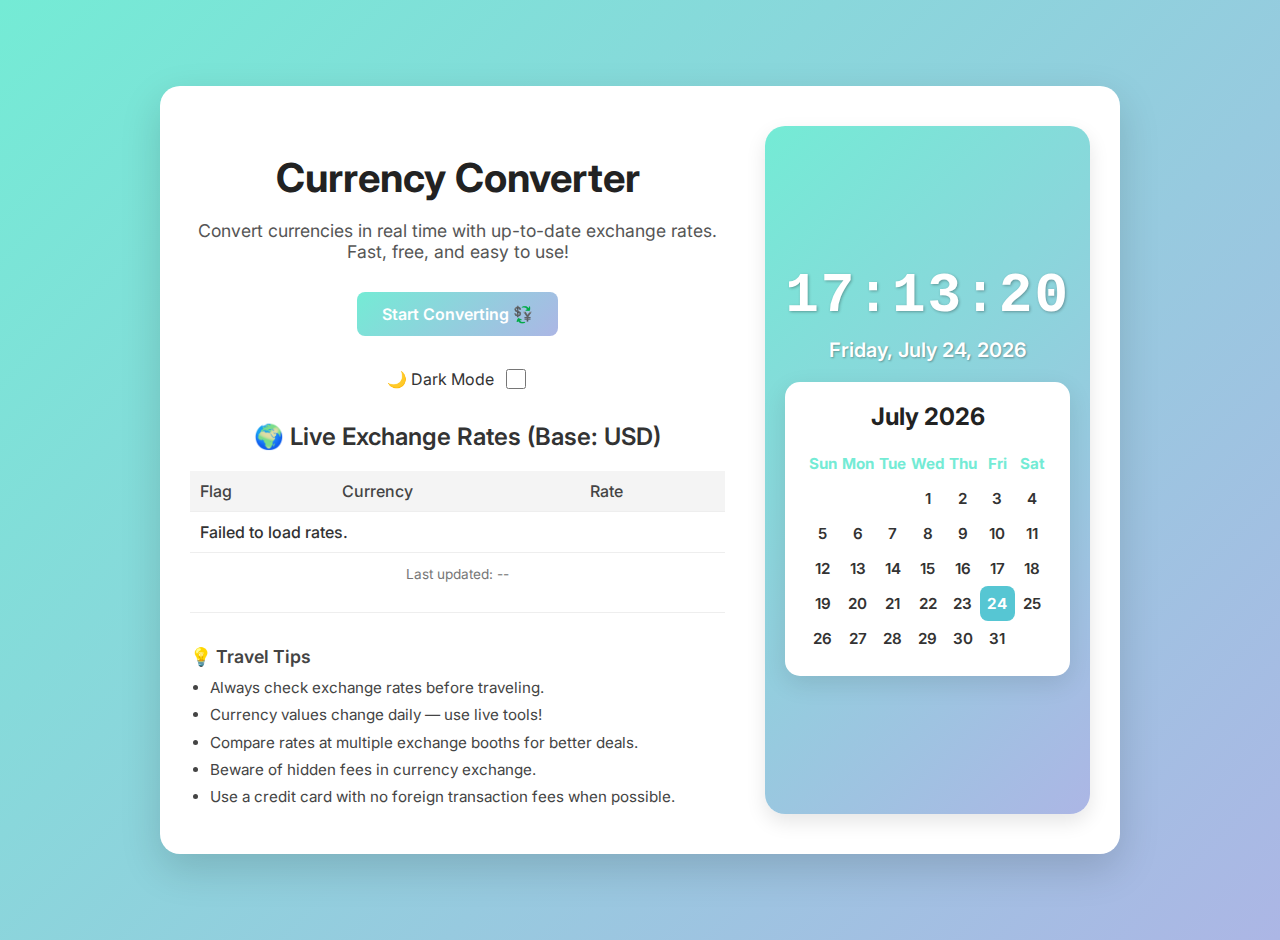
<file: index.html>
<!DOCTYPE html>
<html lang="en">
<head>
  <meta charset="UTF-8" />
  <title>Welcome | Currency Converter</title>
  <link href="https://fonts.googleapis.com/css2?family=Inter:wght@400;600&display=swap" rel="stylesheet" />
  <style>
    /* Base styles */
    body {
      margin: 0;
      font-family: 'Inter', sans-serif;
      background: linear-gradient(135deg, #74ebd5, #ACB6E5);
      display: flex;
      justify-content: center;
      align-items: center;
      min-height: 100vh;
      color: #333;
      transition: background 0.3s ease, color 0.3s ease;
      padding: 20px;
    }

    .homepage-wrapper {
      background-color: white;
      border-radius: 20px;
      box-shadow: 0 15px 40px rgba(0, 0, 0, 0.15);
      max-width: 900px;
      width: 100%;
      display: flex;
      gap: 40px;
      padding: 40px 30px;
      animation: fadeIn 1s ease;
      color: #333;
    }

    /* Left Content */
    .homepage-left {
      flex: 2;
      text-align: center;
    }

    .homepage-left h1 {
      font-size: 2.5rem;
      margin-bottom: 15px;
      color: #222;
    }

    .homepage-left p.intro {
      font-size: 1.1rem;
      color: #555;
      margin-bottom: 30px;
    }

    a.button {
      display: inline-block;
      padding: 12px 25px;
      font-size: 1rem;
      font-weight: 600;
      background: linear-gradient(135deg, #74ebd5, #ACB6E5);
      color: white;
      border-radius: 8px;
      text-decoration: none;
      transition: background 0.3s ease;
      margin-bottom: 30px;
    }

    a.button:hover {
      background: linear-gradient(135deg, #56c6d3, #8a9bcf);
    }

    /* Exchange rates table */
    h2 {
      margin-top: 0;
      color: #333;
      font-weight: 600;
    }

    .rate-table {
      width: 100%;
      border-collapse: collapse;
      margin: 15px 0 10px;
    }

    .rate-table th,
    .rate-table td {
      padding: 10px;
      border-bottom: 1px solid #eee;
      text-align: left;
      font-weight: 500;
      font-size: 1rem;
    }

    .rate-table th {
      background-color: #f4f4f4;
      color: #444;
    }

    .rate-table img {
      width: 28px;
      height: 20px;
      vertical-align: middle;
      margin-right: 10px;
      border-radius: 3px;
      box-shadow: 0 0 3px rgba(0,0,0,0.15);
    }

    #last-updated {
      font-size: 0.85rem;
      color: #777;
      margin-bottom: 25px;
    }

    /* Tips section */
    .tips-section {
      text-align: left;
      font-size: 0.95rem;
      color: #444;
      margin-top: 30px;
      padding-top: 15px;
      border-top: 1px solid #eee;
    }

    .tips-section h3 {
      font-weight: 600;
      margin-bottom: 10px;
    }

    .tips-section ul {
      padding-left: 20px;
      margin: 0;
    }

    .tips-section li {
      margin-bottom: 6px;
      line-height: 1.4;
    }

    /* Right Content: Clock & Calendar */
    .homepage-right {
      flex: 1;
      background: linear-gradient(135deg, #74ebd5, #ACB6E5);
      border-radius: 20px;
      padding: 25px 20px;
      color: white;
      box-shadow: 0 8px 20px rgba(0,0,0,0.1);
      display: flex;
      flex-direction: column;
      align-items: center;
      justify-content: center;
      font-weight: 600;
      user-select: none;
    }

    .clock {
      font-size: 3.5rem;
      font-weight: 700;
      letter-spacing: 2px;
      margin-bottom: 10px;
      font-family: 'Courier New', Courier, monospace;
      text-shadow: 1px 1px 3px rgba(0,0,0,0.3);
    }

    .date {
      font-size: 1.25rem;
      margin-bottom: 20px;
      text-shadow: 1px 1px 2px rgba(0,0,0,0.3);
    }

    .calendar {
      width: 100%;
      background: white;
      color: #333;
      border-radius: 15px;
      padding: 20px;
      box-sizing: border-box;
      box-shadow: 0 8px 25px rgba(0,0,0,0.1);
    }

    .calendar h3 {
      text-align: center;
      margin: 0 0 15px;
      font-weight: 700;
      font-size: 1.5rem;
      color: #222;
    }

    .calendar table {
      width: 100%;
      border-collapse: collapse;
      table-layout: fixed;
    }

    .calendar th,
    .calendar td {
      text-align: center;
      padding: 8px 0;
      border-radius: 6px;
      cursor: default;
      font-weight: 600;
      font-size: 0.95rem;
      user-select: none;
    }

    .calendar th {
      color: #74ebd5;
      font-weight: 700;
    }

    .calendar td:hover:not(.empty):not(.today) {
      background-color: #74ebd5;
      color: white;
      transition: background-color 0.3s ease;
    }

    .calendar .today {
      background-color: #56c6d3;
      color: white;
      font-weight: 700;
      border-radius: 8px;
    }

    /* Dark Mode Styles */
    body.dark-theme {
      background: #121212;
      color: #ddd;
    }

    body.dark-theme .homepage-wrapper {
      background: #1f1f1f;
      box-shadow: 0 15px 40px rgba(0, 0, 0, 0.7);
      color: #eee;
    }

    body.dark-theme .rate-table th {
      background-color: #333;
      color: #ccc;
    }

    body.dark-theme .rate-table td {
      border-color: #444;
    }

    body.dark-theme a.button {
      background: linear-gradient(135deg, #56c6d3, #8a9bcf);
      color: white;
    }

    body.dark-theme a.button:hover {
      background: linear-gradient(135deg, #74ebd5, #ACB6E5);
    }

    body.dark-theme #last-updated,
    body.dark-theme .tips-section {
      color: #bbb;
    }

    body.dark-theme .homepage-right {
      background: #222;
      color: #ddd;
      box-shadow: 0 8px 20px rgba(0,0,0,0.6);
    }

    body.dark-theme .calendar {
      background: #2b2b2b;
      color: #ddd;
      box-shadow: 0 8px 25px rgba(0,0,0,0.5);
    }

    body.dark-theme .calendar th {
      color: #56c6d3;
    }

    /* Dark mode toggle */
    .toggle-container {
      margin-bottom: 30px;
      display: flex;
      justify-content: center;
      align-items: center;
      gap: 8px;
      font-size: 1rem;
      user-select: none;
    }

    .toggle-container input[type="checkbox"] {
      width: 20px;
      height: 20px;
      cursor: pointer;
    }

    /* Animations */
    @keyframes fadeIn {
      from {
        opacity: 0;
        transform: translateY(30px);
      }
      to {
        opacity: 1;
        transform: translateY(0);
      }
    }

    /* Responsive */
    @media (max-width: 850px) {
      .homepage-wrapper {
        flex-direction: column;
        padding: 30px 20px;
        max-width: 450px;
      }
      .homepage-right {
        margin-top: 30px;
        width: 100%;
        flex: none;
      }
    }

    @media (max-width: 400px) {
      .homepage-left h1 {
        font-size: 2rem;
      }

      .homepage-left p.intro {
        font-size: 1rem;
      }

      .clock {
        font-size: 3rem;
      }

      .calendar h3 {
        font-size: 1.3rem;
      }
    }
  </style>
</head>
<body>
  <div class="homepage-wrapper">
    <div class="homepage-left">
      <h1>Currency Converter</h1>
      <p class="intro">Convert currencies in real time with up-to-date exchange rates. Fast, free, and easy to use!</p>
      <a href="currency.html" class="button">Start Converting 💱</a>

      <div class="toggle-container">
        <label for="toggle-theme">🌙 Dark Mode</label>
        <input type="checkbox" id="toggle-theme" />
      </div>

      <h2>🌍 Live Exchange Rates (Base: USD)</h2>
      <table class="rate-table" aria-label="Live currency exchange rates">
        <thead>
          <tr><th>Flag</th><th>Currency</th><th>Rate</th></tr>
        </thead>
        <tbody id="exchange-table-body">
          <tr><td colspan="3">Loading rates...</td></tr>
        </tbody>
      </table>
      <p id="last-updated">Last updated: --</p>

      <div class="tips-section" aria-label="Travel tips">
        <h3>💡 Travel Tips</h3>
        <ul>
          <li>Always check exchange rates before traveling.</li>
          <li>Currency values change daily — use live tools!</li>
          <li>Compare rates at multiple exchange booths for better deals.</li>
          <li>Beware of hidden fees in currency exchange.</li>
          <li>Use a credit card with no foreign transaction fees when possible.</li>
        </ul>
      </div>
    </div>

    <div class="homepage-right" aria-label="Clock and calendar widget">
      <div class="clock" id="clock">--:--:--</div>
      <div class="date" id="date">Loading date...</div>

      <div class="calendar" aria-label="Calendar">
        <h3 id="calendar-month-year">Month Year</h3>
        <table>
          <thead>
            <tr>
              <th>Sun</th><th>Mon</th><th>Tue</th><th>Wed</th><th>Thu</th><th>Fri</th><th>Sat</th>
            </tr>
          </thead>
          <tbody id="calendar-body">
            <!-- Calendar days inserted here -->
          </tbody>
        </table>
      </div>
    </div>
  </div>

  <script>
    // Currency Flags and Rates fetch code (same as before)
    const currencyFlags = {
      USD: 'us',
      EUR: 'eu',
      JPY: 'jp',
      GBP: 'gb',
      INR: 'in',
      AUD: 'au',
      CAD: 'ca',
      CHF: 'ch',
      CNY: 'cn',
      SEK: 'se',
      NZD: 'nz',
      KRW: 'kr',
      MXN: 'mx',
      SGD: 'sg',
      HKD: 'hk'
    };

    function fetchRates() {
      const base = 'USD';
      const targets = Object.keys(currencyFlags).filter(c => c !== base);
      const tableBody = document.getElementById('exchange-table-body');
      const lastUpdated = document.getElementById('last-updated');

      const url = `https://api.frankfurter.app/latest?from=${base}&to=${targets.join(',')}`;

      fetch(url)
        .then(res => res.json())
        .then(data => {
          let rows = '';
          for (const [code, rate] of Object.entries(data.rates)) {
            const flag = currencyFlags[code];
            rows += `
              <tr>
                <td><img src="https://flagcdn.com/24x18/${flag}.png" alt="${code} flag" loading="lazy" /></td>
                <td>${code}</td>
                <td>${rate.toFixed(4)}</td>
              </tr>
            `;
          }
          tableBody.innerHTML = rows;
          lastUpdated.textContent = `Last updated: ${data.date}`;
        })
        .catch(() => {
          tableBody.innerHTML = '<tr><td colspan="3">Failed to load rates.</td></tr>';
          lastUpdated.textContent = 'Last updated: --';
        });
    }

    // Dark mode toggle
    const toggle = document.getElementById('toggle-theme');
    toggle.addEventListener('change', () => {
      document.body.classList.toggle('dark-theme', toggle.checked);
      localStorage.setItem('darkMode', toggle.checked);
    });

    // Clock & Calendar functions
    function updateClock() {
      const now = new Date();
      const clock = document.getElementById('clock');
      const date = document.getElementById('date');

      const hours = now.getHours().toString().padStart(2,'0');
      const minutes = now.getMinutes().toString().padStart(2,'0');
      const seconds = now.getSeconds().toString().padStart(2,'0');

      clock.textContent = `${hours}:${minutes}:${seconds}`;

      const options = { weekday: 'long', year: 'numeric', month: 'long', day: 'numeric' };
      date.textContent = now.toLocaleDateString(undefined, options);
    }

    function generateCalendar(year, month) {
      const calendarBody = document.getElementById('calendar-body');
      const monthYear = document.getElementById('calendar-month-year');

      const months = [
        "January", "February", "March", "April", "May", "June",
        "July", "August", "September", "October", "November", "December"
      ];

      monthYear.textContent = `${months[month]} ${year}`;

      // First day of month (0 = Sunday)
      const firstDay = new Date(year, month, 1).getDay();
      // Number of days in month
      const daysInMonth = new Date(year, month + 1, 0).getDate();

      let date = 1;
      let rows = '';

      // Usually 5 or 6 rows needed
      for(let i = 0; i < 6; i++) {
        let row = '<tr>';

        for(let j = 0; j < 7; j++) {
          if(i === 0 && j < firstDay) {
            // empty cells before 1st day
            row += '<td class="empty"></td>';
          } else if(date > daysInMonth) {
            row += '<td class="empty"></td>';
          } else {
            const today = new Date();
            const isToday = date === today.getDate() &&
                            month === today.getMonth() &&
                            year === today.getFullYear();

            row += `<td class="${isToday ? 'today' : ''}">${date}</td>`;
            date++;
          }
        }
        row += '</tr>';
        rows += row;

        if(date > daysInMonth) break;
      }

      calendarBody.innerHTML = rows;
    }

    // Persist theme & initialize
    window.addEventListener('DOMContentLoaded', () => {
      const darkModePref = localStorage.getItem('darkMode') === 'true';
      toggle.checked = darkModePref;
      document.body.classList.toggle('dark-theme', darkModePref);

      fetchRates();

      updateClock();
      setInterval(updateClock, 1000);

      const now = new Date();
      generateCalendar(now.getFullYear(), now.getMonth());
    });
  </script>
</body>
</html>
</file>
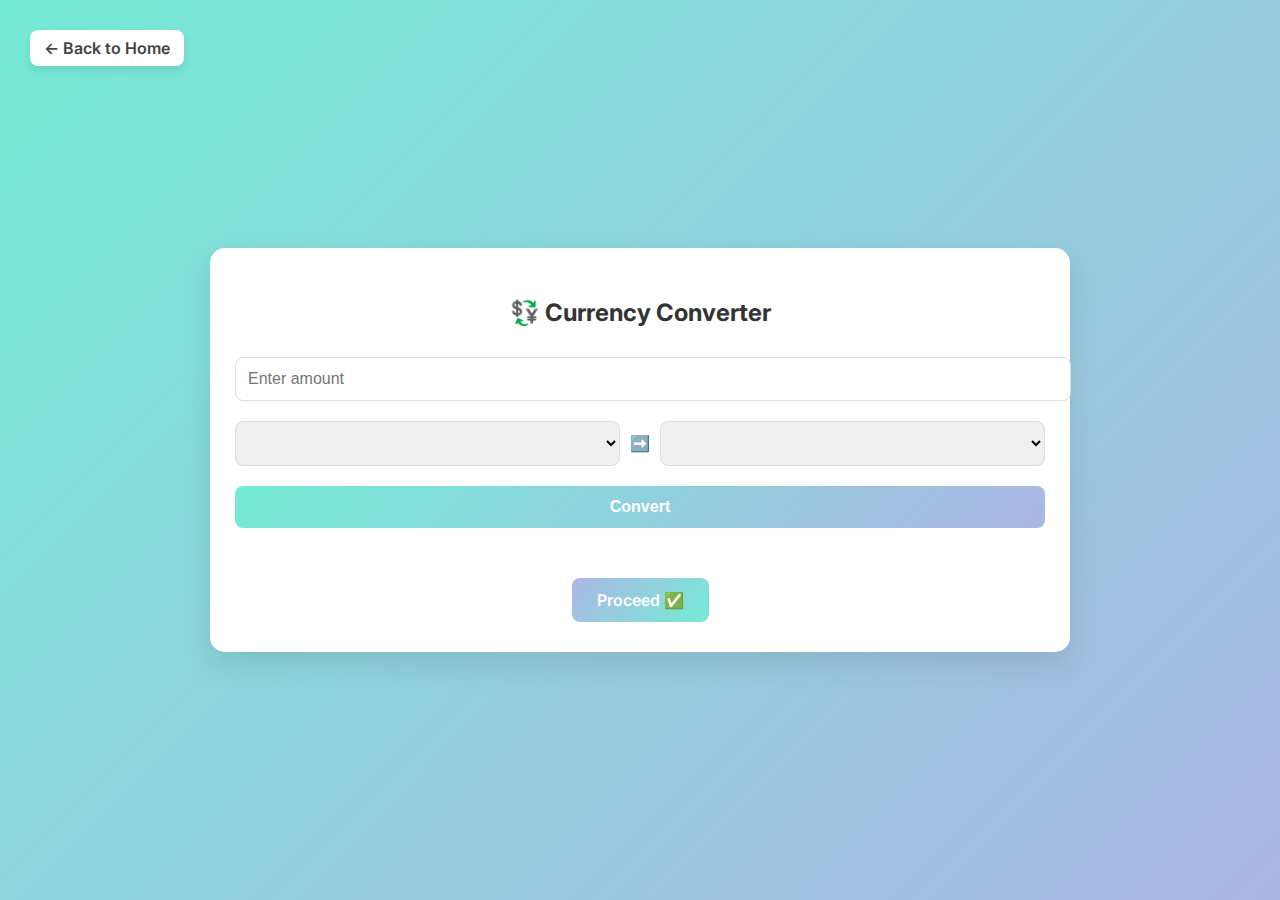
<file: currency.html>
<!DOCTYPE html>
<html lang="en">
<head>
  <meta charset="UTF-8">
  <title>Currency Converter</title>
  <link rel="stylesheet" href="currency.css">
  <link href="https://fonts.googleapis.com/css2?family=Inter:wght@400;600&display=swap" rel="stylesheet">
</head>
<body>
  <div class="container">
    <div class="converter animate-fade-in">
      <h2>💱 Currency Converter</h2>

      <input type="number" id="amount" placeholder="Enter amount" />

      <div class="dropdowns">
        <select id="from-currency"></select>
        <span>➡️</span>
        <select id="to-currency"></select>
      </div>

      <button onclick="convertCurrency()">Convert</button>

      <div class="result" id="result"></div>

      <div class="loader" id="loader" style="display:none;"></div>
      <a href="index.html" class="back-button">← Back to Home</a>
      <a href="currencylast.html" class="button proceed-button">Proceed ✅</a>


    </div>
  </div>

  <script src="currency.js"></script>
</body>
</html>
</file>
<file: currency.css>
/* Import Google Fonts */
body {
  font-family: 'Inter', sans-serif;
  margin: 0;
  padding: 0;
  background: linear-gradient(135deg, #74ebd5, #ACB6E5);
  display: flex;
  justify-content: center;
  align-items: center;
  height: 100vh;
}

.container {
  padding: 20px;
  box-sizing: border-box;
  width: 100%;
  max-width: 900px;
}

.converter {
  background: #fff;
  border-radius: 15px;
  padding: 30px 25px;
  box-shadow: 0 12px 30px rgba(0, 0, 0, 0.1);
  text-align: center;
  animation: fadeIn 1s ease-in;
}

h2 {
  margin-bottom: 20px;
  color: #333;
}

input, select, button {
  width: 100%;
  padding: 12px;
  margin: 10px 0;
  font-size: 16px;
  border-radius: 8px;
  border: 1px solid #ddd;
  outline: none;
  transition: 0.3s;
}

input:focus, select:focus {
  border-color: #74ebd5;
  box-shadow: 0 0 8px rgba(116, 235, 213, 0.4);
}

.dropdowns {
  display: flex;
  align-items: center;
  justify-content: space-between;
  gap: 10px;
}

button {
  background: linear-gradient(135deg, #74ebd5, #ACB6E5);
  color: white;
  border: none;
  font-weight: 600;
  cursor: pointer;
  transition: background 0.3s ease;
}

button:hover {
  background: linear-gradient(135deg, #56c6d3, #8a9bcf);
}

.result {
  margin-top: 20px;
  font-size: 20px;
  font-weight: bold;
  color: #444;
  opacity: 0;
  transform: translateY(10px);
  transition: all 0.5s ease;
}

/* Show animation when result is updated */
.result.show {
  opacity: 1;
  transform: translateY(0);
}

/* Loader style */
.loader {
  border: 5px solid #f3f3f3;
  border-top: 5px solid #74ebd5;
  border-radius: 50%;
  width: 30px;
  height: 30px;
  margin: 15px auto;
  animation: spin 1s linear infinite;
}

/* Animations */
@keyframes spin {
  0% { transform: rotate(0deg); }
  100% { transform: rotate(360deg); }
}

@keyframes fadeIn {
  from { opacity: 0; transform: scale(0.95); }
  to { opacity: 1; transform: scale(1); }
}

.back-button {
  position: absolute;
  top: 30px;
  left: 30px;
  text-decoration: none;
  font-size: 16px;
  font-weight: 600;
  color: #444;
  background-color: #fff;
  padding: 8px 14px;
  border-radius: 8px;
  box-shadow: 0 4px 10px rgba(0, 0, 0, 0.1);
  transition: background 0.3s ease, color 0.3s ease;
  z-index: 10;
}

.back-button:hover {
  background-color: #f0f0f0;
  color: #007bff;
}
.proceed-button {
  margin-top: 20px;
  display: inline-block;
  text-decoration: none;
  padding: 12px 25px;
  font-size: 1rem;
  font-weight: 600;
  background: linear-gradient(135deg, #ACB6E5, #74ebd5);
  color: white;
  border-radius: 8px;
  transition: background 0.3s ease;
}

.proceed-button:hover {
  background: linear-gradient(135deg, #8a9bcf, #56c6d3);
}
.rates-section {
  margin-top: 40px;
  text-align: left;
}

.rates-section h2 {
  font-size: 1.3rem;
  margin-bottom: 10px;
  color: #444;
}

#exchange-rates {
  background-color: #f9f9f9;
  padding: 15px;
  border-radius: 10px;
  font-size: 0.95rem;
  color: #333;
  line-height: 1.6;
  box-shadow: 0 4px 12px rgba(0, 0, 0, 0.05);
}
.rate-table {
  width: 100%;
  border-collapse: collapse;
  margin-top: 20px;
}

.rate-table th, .rate-table td {
  padding: 10px;
  border-bottom: 1px solid #eee;
  text-align: left;
}

.rate-table th {
  background-color: #f4f4f4;
  color: #444;
}

.rate-table img {
  width: 24px;
  height: 18px;
  vertical-align: middle;
  margin-right: 8px;
}
</file>
